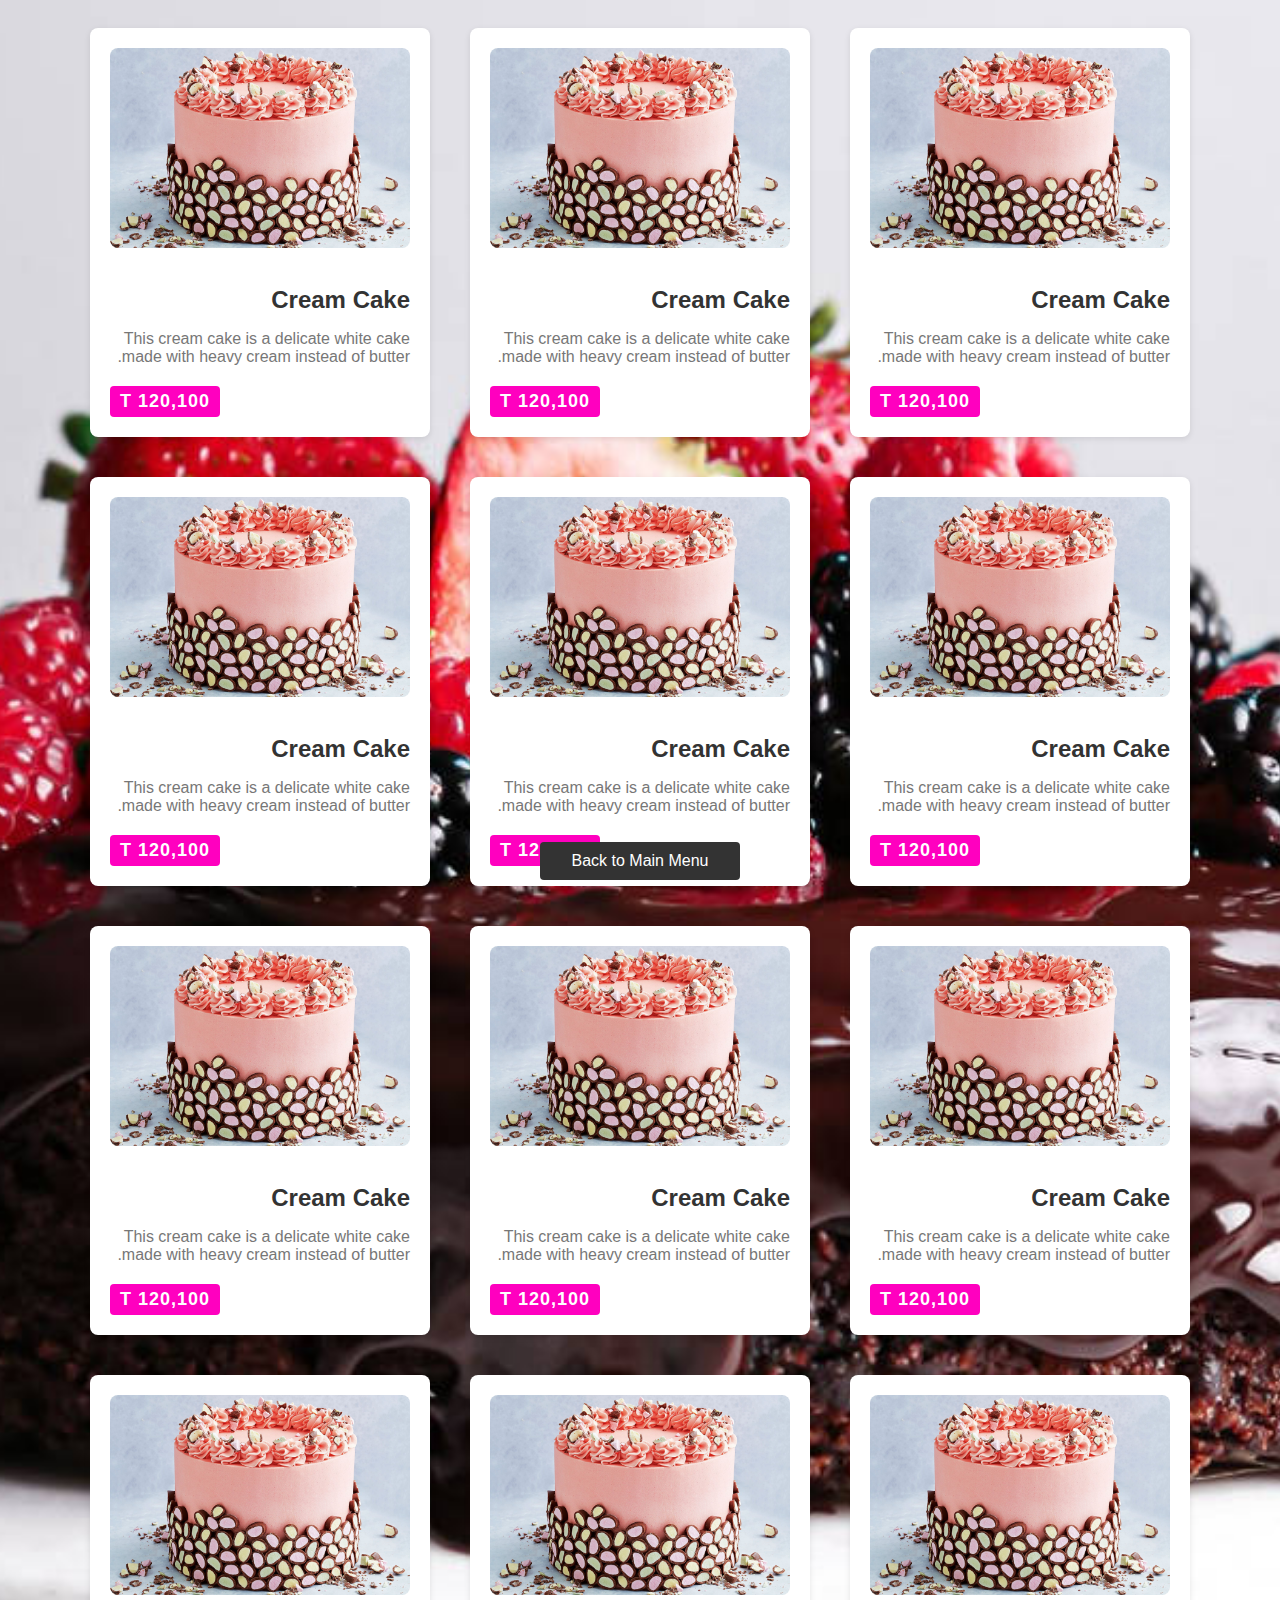
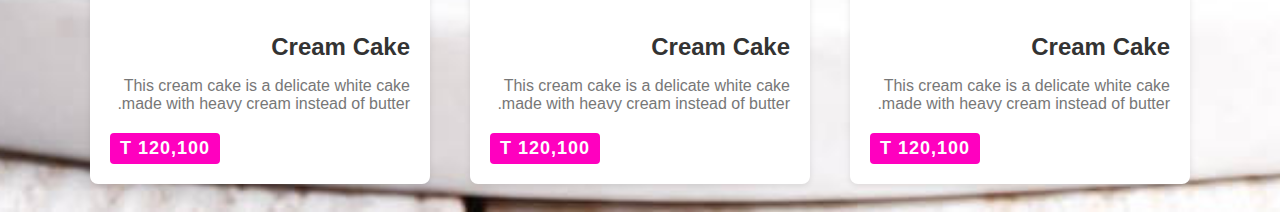
<file: CoffeeShop/CoffeeShop/Menus/Cake/index.html>
<!DOCTYPE html>
<html lang="en">
  <head>
    <meta charset="UTF-8" />
    <meta name="viewport" content="width=device-width, initial-scale=1.0" />
    <title>Menu Card</title>
    <link rel="stylesheet" href="styles.css" />
  </head>

  <body>
    <div class="menu-card">
      <div class="menu-item">
        <img src="Image.jpg" alt="Item 1" />
        <h3>Cream Cake</h3>
        <p>
          This cream cake is a delicate white cake made with heavy cream instead
          of butter.
        </p>
        <span>120,100 T</span>
      </div>
      <div class="menu-item">
        <img src="Image.jpg" alt="Item 1" />
        <h3>Cream Cake</h3>
        <p>
          This cream cake is a delicate white cake made with heavy cream instead
          of butter.
        </p>
        <span>120,100 T</span>
      </div>
      <div class="menu-item">
        <img src="Image.jpg" alt="Item 1" />
        <h3>Cream Cake</h3>
        <p>
          This cream cake is a delicate white cake made with heavy cream instead
          of butter.
        </p>
        <span>120,100 T</span>
      </div>
      <div class="menu-item">
        <img src="Image.jpg" alt="Item 1" />
        <h3>Cream Cake</h3>
        <p>
          This cream cake is a delicate white cake made with heavy cream instead
          of butter.
        </p>
        <span>120,100 T</span>
      </div>
      <div class="menu-item">
        <img src="Image.jpg" alt="Item 1" />
        <h3>Cream Cake</h3>
        <p>
          This cream cake is a delicate white cake made with heavy cream instead
          of butter.
        </p>
        <span>120,100 T</span>
      </div>
      <div class="menu-item">
        <img src="Image.jpg" alt="Item 1" />
        <h3>Cream Cake</h3>
        <p>
          This cream cake is a delicate white cake made with heavy cream instead
          of butter.
        </p>
        <span>120,100 T</span>
      </div>
      <div class="menu-item">
        <img src="Image.jpg" alt="Item 1" />
        <h3>Cream Cake</h3>
        <p>
          This cream cake is a delicate white cake made with heavy cream instead
          of butter.
        </p>
        <span>120,100 T</span>
      </div>
      <div class="menu-item">
        <img src="Image.jpg" alt="Item 1" />
        <h3>Cream Cake</h3>
        <p>
          This cream cake is a delicate white cake made with heavy cream instead
          of butter.
        </p>
        <span>120,100 T</span>
      </div>
      <div class="menu-item">
        <img src="Image.jpg" alt="Item 1" />
        <h3>Cream Cake</h3>
        <p>
          This cream cake is a delicate white cake made with heavy cream instead
          of butter.
        </p>
        <span>120,100 T</span>
      </div>
      <div class="menu-item">
        <img src="Image.jpg" alt="Item 1" />
        <h3>Cream Cake</h3>
        <p>
          This cream cake is a delicate white cake made with heavy cream instead
          of butter.
        </p>
        <span>120,100 T</span>
      </div>
      <div class="menu-item">
        <img src="Image.jpg" alt="Item 1" />
        <h3>Cream Cake</h3>
        <p>
          This cream cake is a delicate white cake made with heavy cream instead
          of butter.
        </p>
        <span>120,100 T</span>
      </div>
      <div class="menu-item">
        <img src="Image.jpg" alt="Item 1" />
        <h3>Cream Cake</h3>
        <p>
          This cream cake is a delicate white cake made with heavy cream instead
          of butter.
        </p>
        <span>120,100 T</span>
      </div>
    </div>
    <a class="back-to-home" href="../../index.html">Back to Main Menu</a>
  </body>
</html>
</file>
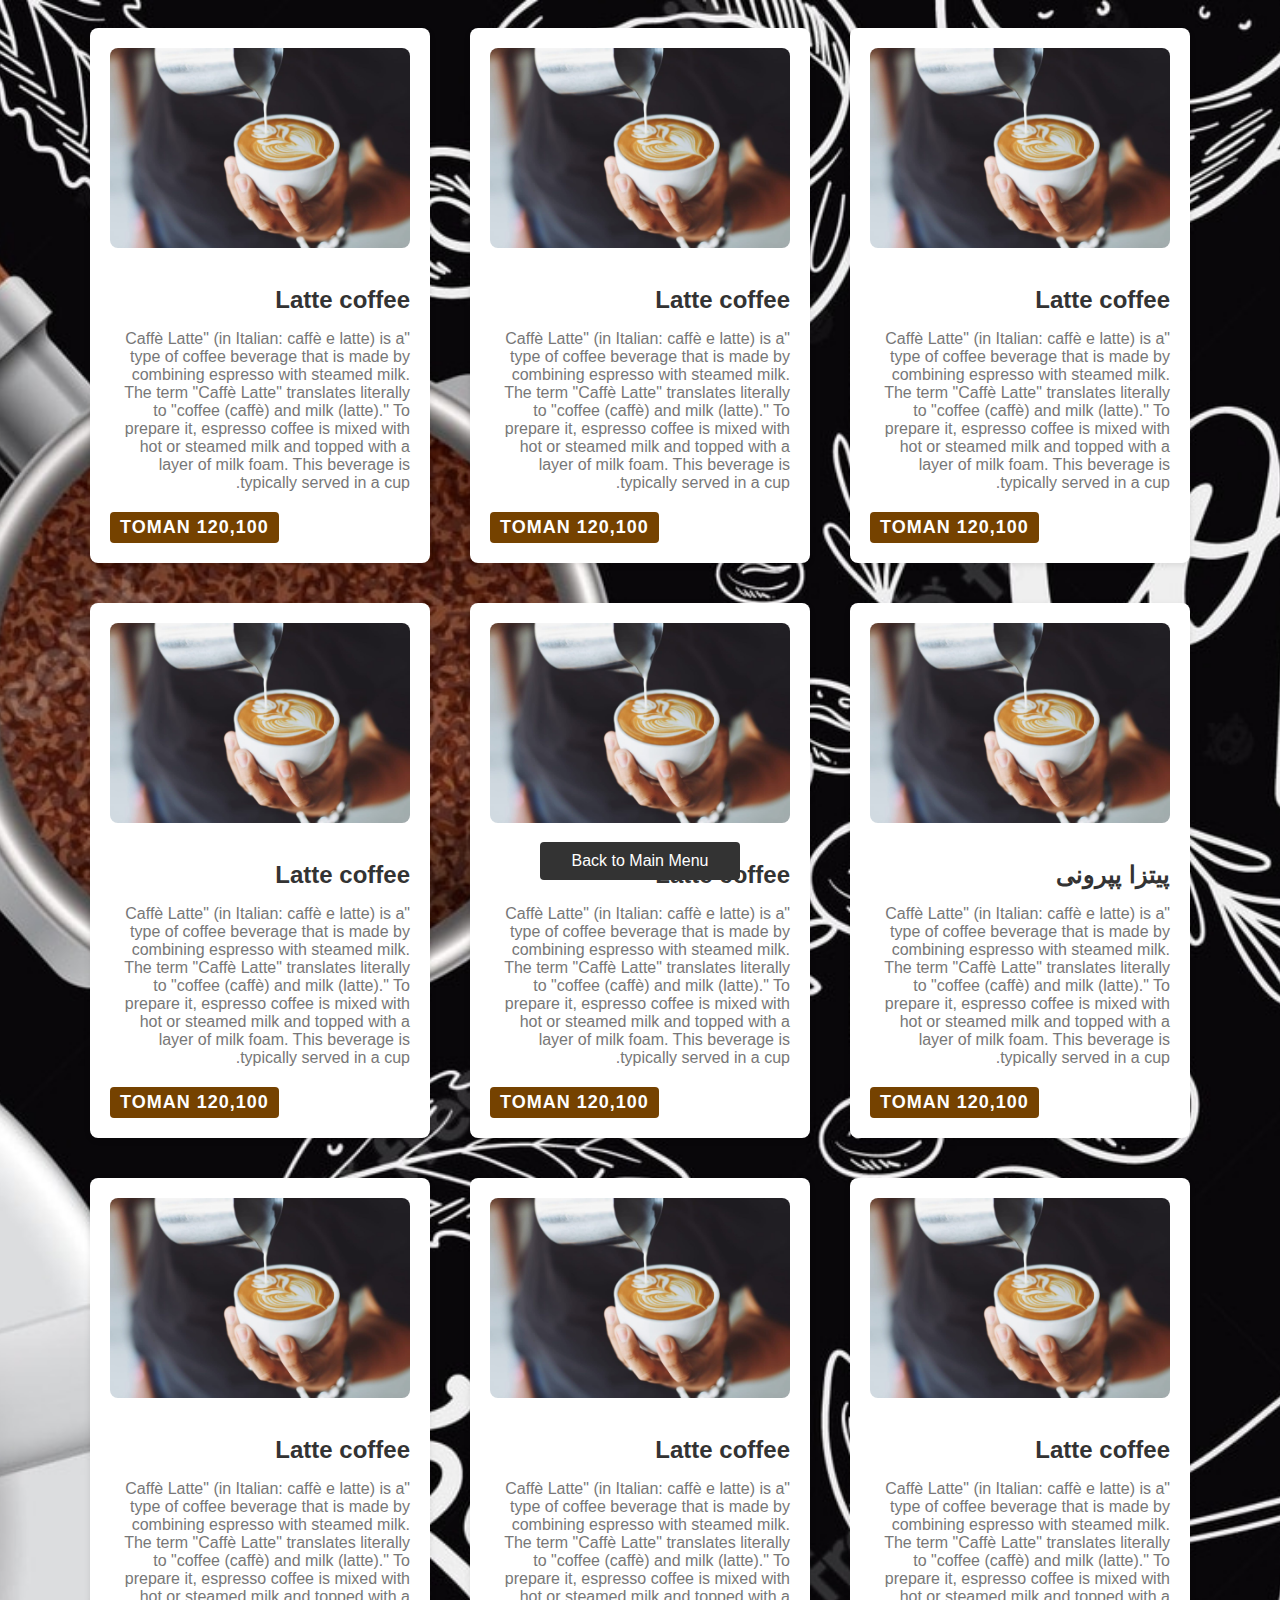
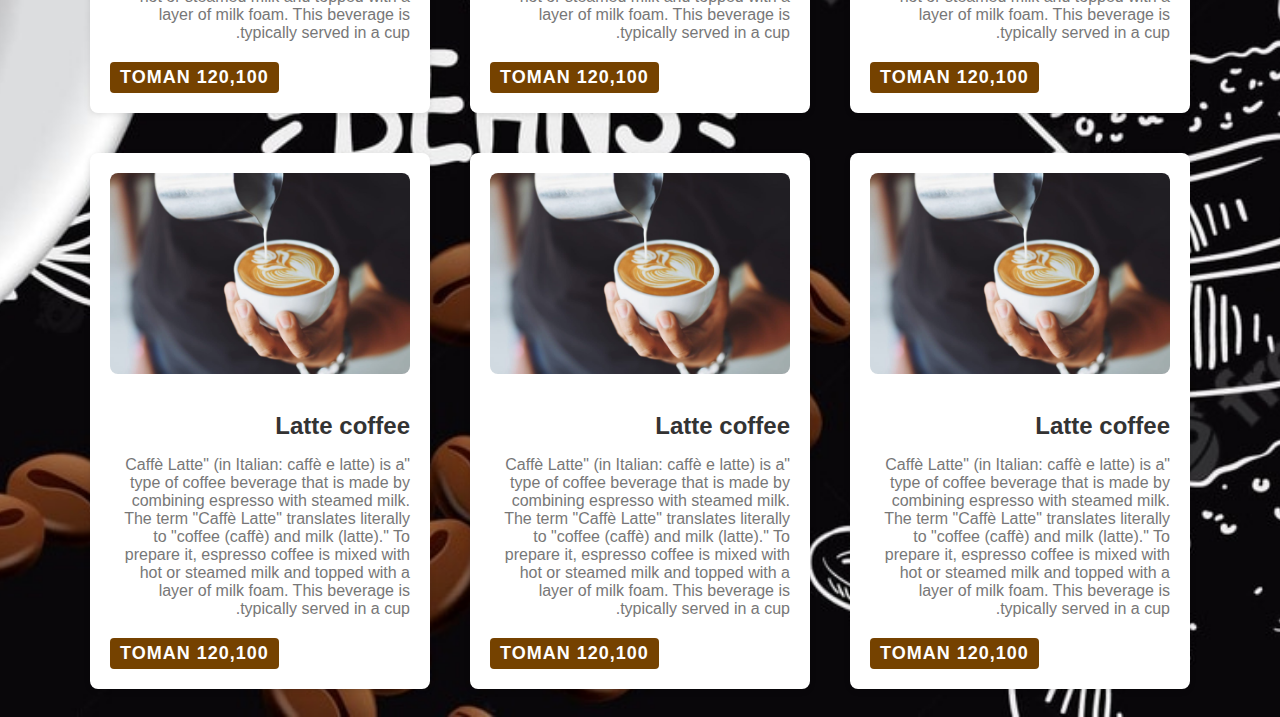
<file: CoffeeShop/CoffeeShop/Menus/Coffee/index.html>
<!DOCTYPE html>
<html lang="en">
  <head>
    <meta charset="UTF-8" />
    <meta name="viewport" content="width=device-width, initial-scale=1.0" />
    <title>Menu Card</title>
    <link rel="stylesheet" href="styles.css" />
  </head>

  <body>
    <div class="menu-card">
      <div class="menu-item">
        <img src="Image.jpg" alt="Item 1" />
        <h3>Latte coffee</h3>
        <p>
          "Caffè Latte" (in Italian: caffè e latte) is a type of coffee beverage
          that is made by combining espresso with steamed milk. The term "Caffè
          Latte" translates literally to "coffee (caffè) and milk (latte)." To
          prepare it, espresso coffee is mixed with hot or steamed milk and
          topped with a layer of milk foam. This beverage is typically served in
          a cup.
        </p>
        <span>120,100 Toman</span>
      </div>
      <div class="menu-item">
        <img src="Image.jpg" alt="Item 1" />
        <h3>Latte coffee</h3>
        <p>
          "Caffè Latte" (in Italian: caffè e latte) is a type of coffee beverage
          that is made by combining espresso with steamed milk. The term "Caffè
          Latte" translates literally to "coffee (caffè) and milk (latte)." To
          prepare it, espresso coffee is mixed with hot or steamed milk and
          topped with a layer of milk foam. This beverage is typically served in
          a cup.
        </p>
        <span>120,100 Toman</span>
      </div>
      <div class="menu-item">
        <img src="Image.jpg" alt="Item 1" />
        <h3>Latte coffee</h3>
        <p>
          "Caffè Latte" (in Italian: caffè e latte) is a type of coffee beverage
          that is made by combining espresso with steamed milk. The term "Caffè
          Latte" translates literally to "coffee (caffè) and milk (latte)." To
          prepare it, espresso coffee is mixed with hot or steamed milk and
          topped with a layer of milk foam. This beverage is typically served in
          a cup.
        </p>
        <span>120,100 Toman</span>
      </div>
      <div class="menu-item">
        <img src="Image.jpg" alt="Item 1" />
        <h3>Latte coffee</h3>
        <p>
          "Caffè Latte" (in Italian: caffè e latte) is a type of coffee beverage
          that is made by combining espresso with steamed milk. The term "Caffè
          Latte" translates literally to "coffee (caffè) and milk (latte)." To
          prepare it, espresso coffee is mixed with hot or steamed milk and
          topped with a layer of milk foam. This beverage is typically served in
          a cup.
        </p>
        <span>120,100 Toman</span>
      </div>
      <div class="menu-item">
        <img src="Image.jpg" alt="Item 1" />
        <h3>Latte coffee</h3>
        <p>
          "Caffè Latte" (in Italian: caffè e latte) is a type of coffee beverage
          that is made by combining espresso with steamed milk. The term "Caffè
          Latte" translates literally to "coffee (caffè) and milk (latte)." To
          prepare it, espresso coffee is mixed with hot or steamed milk and
          topped with a layer of milk foam. This beverage is typically served in
          a cup.
        </p>
        <span>120,100 Toman</span>
      </div>
      <div class="menu-item">
        <img src="Image.jpg" alt="Item 1" />
        <h3>پیتزا پپرونی</h3>
        <p>
          "Caffè Latte" (in Italian: caffè e latte) is a type of coffee beverage
          that is made by combining espresso with steamed milk. The term "Caffè
          Latte" translates literally to "coffee (caffè) and milk (latte)." To
          prepare it, espresso coffee is mixed with hot or steamed milk and
          topped with a layer of milk foam. This beverage is typically served in
          a cup.
        </p>
        <span>120,100 Toman</span>
      </div>
      <div class="menu-item">
        <img src="Image.jpg" alt="Item 1" />
        <h3>Latte coffee</h3>
        <p>
          "Caffè Latte" (in Italian: caffè e latte) is a type of coffee beverage
          that is made by combining espresso with steamed milk. The term "Caffè
          Latte" translates literally to "coffee (caffè) and milk (latte)." To
          prepare it, espresso coffee is mixed with hot or steamed milk and
          topped with a layer of milk foam. This beverage is typically served in
          a cup.
        </p>
        <span>120,100 Toman</span>
      </div>
      <div class="menu-item">
        <img src="Image.jpg" alt="Item 1" />
        <h3>Latte coffee</h3>
        <p>
          "Caffè Latte" (in Italian: caffè e latte) is a type of coffee beverage
          that is made by combining espresso with steamed milk. The term "Caffè
          Latte" translates literally to "coffee (caffè) and milk (latte)." To
          prepare it, espresso coffee is mixed with hot or steamed milk and
          topped with a layer of milk foam. This beverage is typically served in
          a cup.
        </p>
        <span>120,100 Toman</span>
      </div>
      <div class="menu-item">
        <img src="Image.jpg" alt="Item 1" />
        <h3>Latte coffee</h3>
        <p>
          "Caffè Latte" (in Italian: caffè e latte) is a type of coffee beverage
          that is made by combining espresso with steamed milk. The term "Caffè
          Latte" translates literally to "coffee (caffè) and milk (latte)." To
          prepare it, espresso coffee is mixed with hot or steamed milk and
          topped with a layer of milk foam. This beverage is typically served in
          a cup.
        </p>
        <span>120,100 Toman</span>
      </div>
      <div class="menu-item">
        <img src="Image.jpg" alt="Item 1" />
        <h3>Latte coffee</h3>
        <p>
          "Caffè Latte" (in Italian: caffè e latte) is a type of coffee beverage
          that is made by combining espresso with steamed milk. The term "Caffè
          Latte" translates literally to "coffee (caffè) and milk (latte)." To
          prepare it, espresso coffee is mixed with hot or steamed milk and
          topped with a layer of milk foam. This beverage is typically served in
          a cup.
        </p>
        <span>120,100 Toman</span>
      </div>
      <div class="menu-item">
        <img src="Image.jpg" alt="Item 1" />
        <h3>Latte coffee</h3>
        <p>
          "Caffè Latte" (in Italian: caffè e latte) is a type of coffee beverage
          that is made by combining espresso with steamed milk. The term "Caffè
          Latte" translates literally to "coffee (caffè) and milk (latte)." To
          prepare it, espresso coffee is mixed with hot or steamed milk and
          topped with a layer of milk foam. This beverage is typically served in
          a cup.
        </p>
        <span>120,100 Toman</span>
      </div>
      <div class="menu-item">
        <img src="Image.jpg" alt="Item 1" />
        <h3>Latte coffee</h3>
        <p>
          "Caffè Latte" (in Italian: caffè e latte) is a type of coffee beverage
          that is made by combining espresso with steamed milk. The term "Caffè
          Latte" translates literally to "coffee (caffè) and milk (latte)." To
          prepare it, espresso coffee is mixed with hot or steamed milk and
          topped with a layer of milk foam. This beverage is typically served in
          a cup.
        </p>
        <span>120,100 Toman</span>
      </div>
    </div>
    <a class="back-to-home" href="../../index.html"> Back to Main Menu </a>
  </body>
</html>
</file>
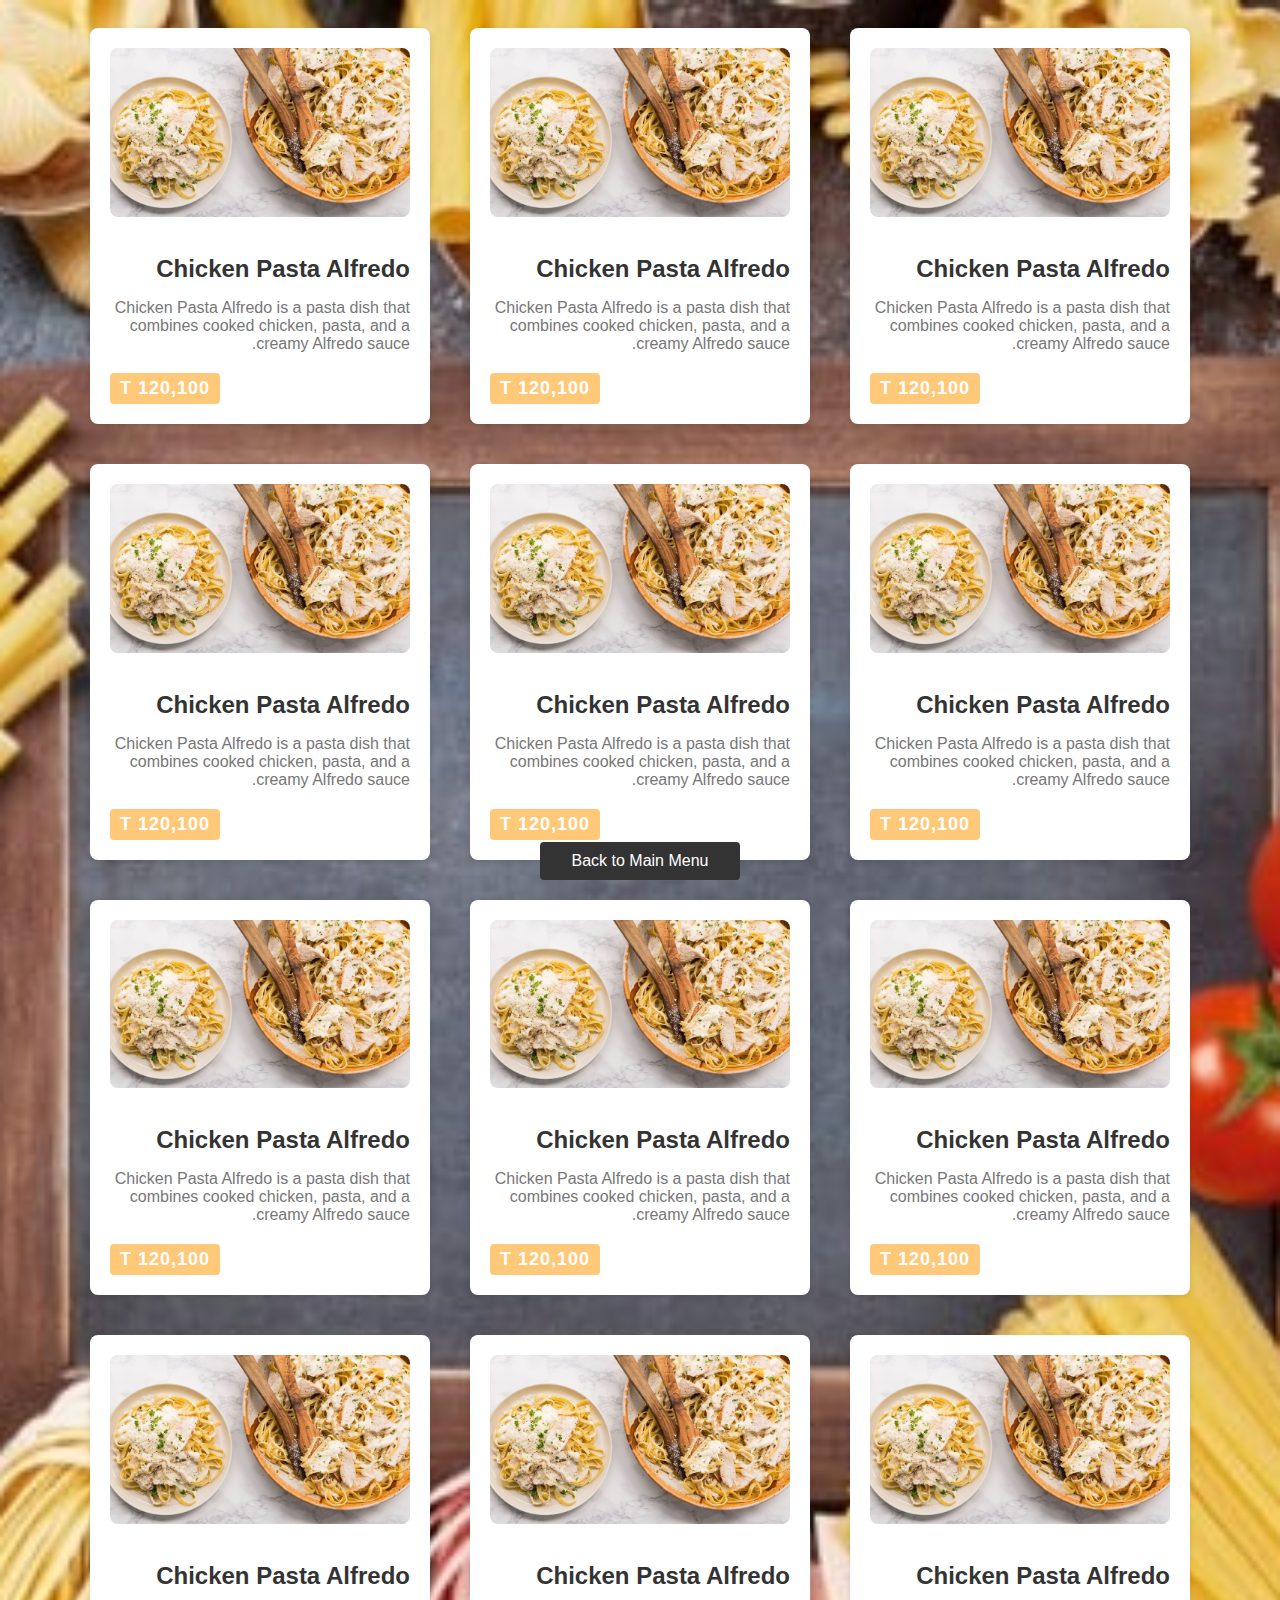
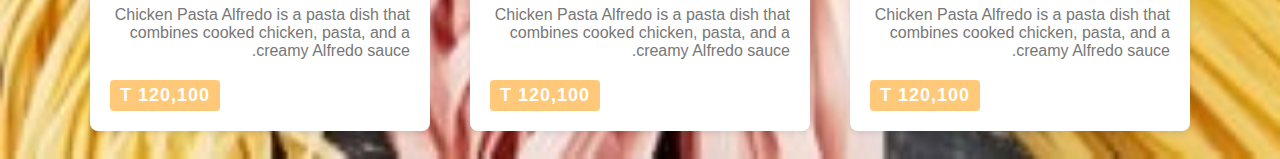
<file: CoffeeShop/CoffeeShop/Menus/Pasta/index.html>
<!DOCTYPE html>
<html lang="en">
  <head>
    <meta charset="UTF-8" />
    <meta name="viewport" content="width=device-width, initial-scale=1.0" />
    <title>Menu Card</title>
    <link rel="stylesheet" href="styles.css" />
  </head>

  <body>
    <div class="menu-card">
      <div class="menu-item">
        <img src="Image.jpg" alt="Item 1" />
        <h3>Chicken Pasta Alfredo</h3>
        <p>
          Chicken Pasta Alfredo is a pasta dish that combines cooked chicken,
          pasta, and a creamy Alfredo sauce.
        </p>
        <span>120,100 T</span>
      </div>
      <div class="menu-item">
        <img src="Image.jpg" alt="Item 1" />
        <h3>Chicken Pasta Alfredo</h3>
        <p>
          Chicken Pasta Alfredo is a pasta dish that combines cooked chicken,
          pasta, and a creamy Alfredo sauce.
        </p>
        <span>120,100 T</span>
      </div>
      <div class="menu-item">
        <img src="Image.jpg" alt="Item 1" />
        <h3>Chicken Pasta Alfredo</h3>
        <p>
          Chicken Pasta Alfredo is a pasta dish that combines cooked chicken,
          pasta, and a creamy Alfredo sauce.
        </p>
        <span>120,100 T</span>
      </div>
      <div class="menu-item">
        <img src="Image.jpg" alt="Item 1" />
        <h3>Chicken Pasta Alfredo</h3>
        <p>
          Chicken Pasta Alfredo is a pasta dish that combines cooked chicken,
          pasta, and a creamy Alfredo sauce.
        </p>
        <span>120,100 T</span>
      </div>
      <div class="menu-item">
        <img src="Image.jpg" alt="Item 1" />
        <h3>Chicken Pasta Alfredo</h3>
        <p>
          Chicken Pasta Alfredo is a pasta dish that combines cooked chicken,
          pasta, and a creamy Alfredo sauce.
        </p>
        <span>120,100 T</span>
      </div>
      <div class="menu-item">
        <img src="Image.jpg" alt="Item 1" />
        <h3>Chicken Pasta Alfredo</h3>
        <p>
          Chicken Pasta Alfredo is a pasta dish that combines cooked chicken,
          pasta, and a creamy Alfredo sauce.
        </p>
        <span>120,100 T</span>
      </div>
      <div class="menu-item">
        <img src="Image.jpg" alt="Item 1" />
        <h3>Chicken Pasta Alfredo</h3>
        <p>
          Chicken Pasta Alfredo is a pasta dish that combines cooked chicken,
          pasta, and a creamy Alfredo sauce.
        </p>
        <span>120,100 T</span>
      </div>
      <div class="menu-item">
        <img src="Image.jpg" alt="Item 1" />
        <h3>Chicken Pasta Alfredo</h3>
        <p>
          Chicken Pasta Alfredo is a pasta dish that combines cooked chicken,
          pasta, and a creamy Alfredo sauce.
        </p>
        <span>120,100 T</span>
      </div>
      <div class="menu-item">
        <img src="Image.jpg" alt="Item 1" />
        <h3>Chicken Pasta Alfredo</h3>
        <p>
          Chicken Pasta Alfredo is a pasta dish that combines cooked chicken,
          pasta, and a creamy Alfredo sauce.
        </p>
        <span>120,100 T</span>
      </div>
      <div class="menu-item">
        <img src="Image.jpg" alt="Item 1" />
        <h3>Chicken Pasta Alfredo</h3>
        <p>
          Chicken Pasta Alfredo is a pasta dish that combines cooked chicken,
          pasta, and a creamy Alfredo sauce.
        </p>
        <span>120,100 T</span>
      </div>
      <div class="menu-item">
        <img src="Image.jpg" alt="Item 1" />
        <h3>Chicken Pasta Alfredo</h3>
        <p>
          Chicken Pasta Alfredo is a pasta dish that combines cooked chicken,
          pasta, and a creamy Alfredo sauce.
        </p>
        <span>120,100 T</span>
      </div>
      <div class="menu-item">
        <img src="Image.jpg" alt="Item 1" />
        <h3>Chicken Pasta Alfredo</h3>
        <p>
          Chicken Pasta Alfredo is a pasta dish that combines cooked chicken,
          pasta, and a creamy Alfredo sauce.
        </p>
        <span>120,100 T</span>
      </div>
    </div>
    <a class="back-to-home" href="../../index.html">Back to Main Menu</a>
  </body>
</html>
</file>
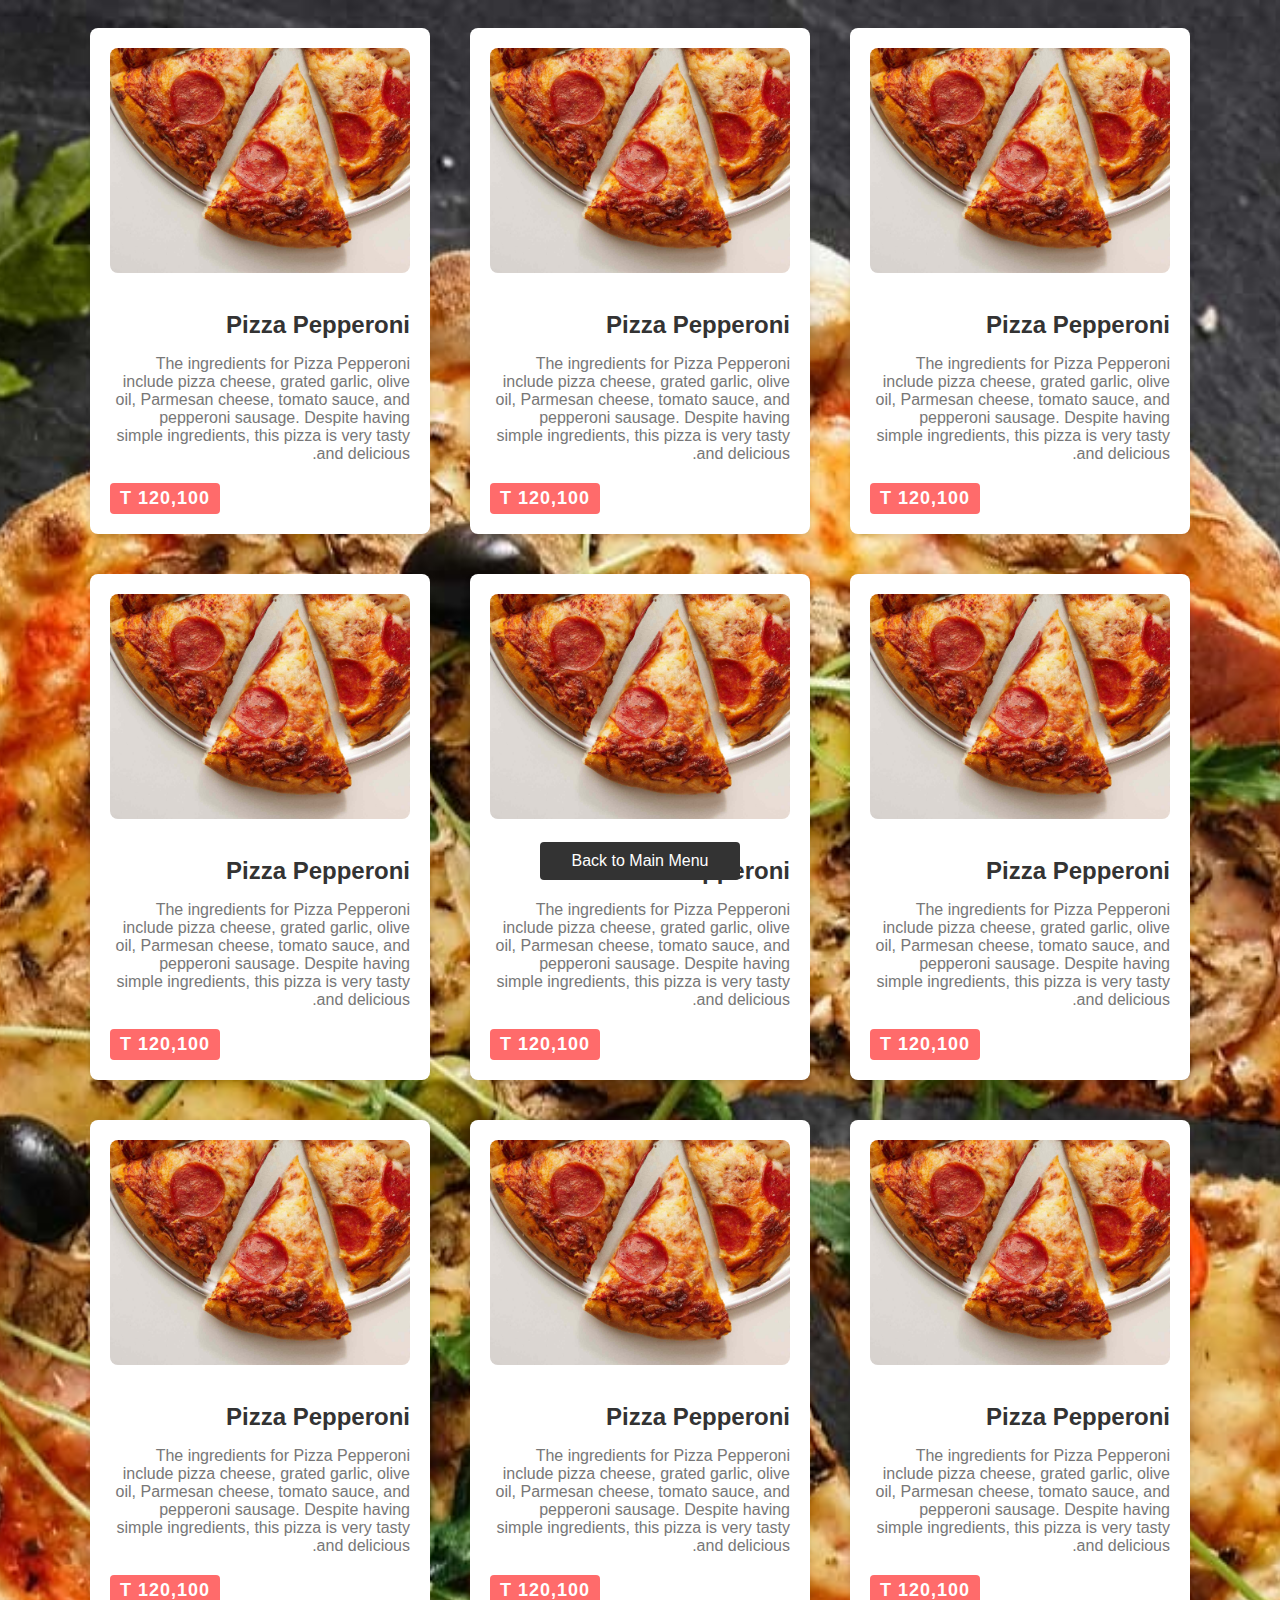
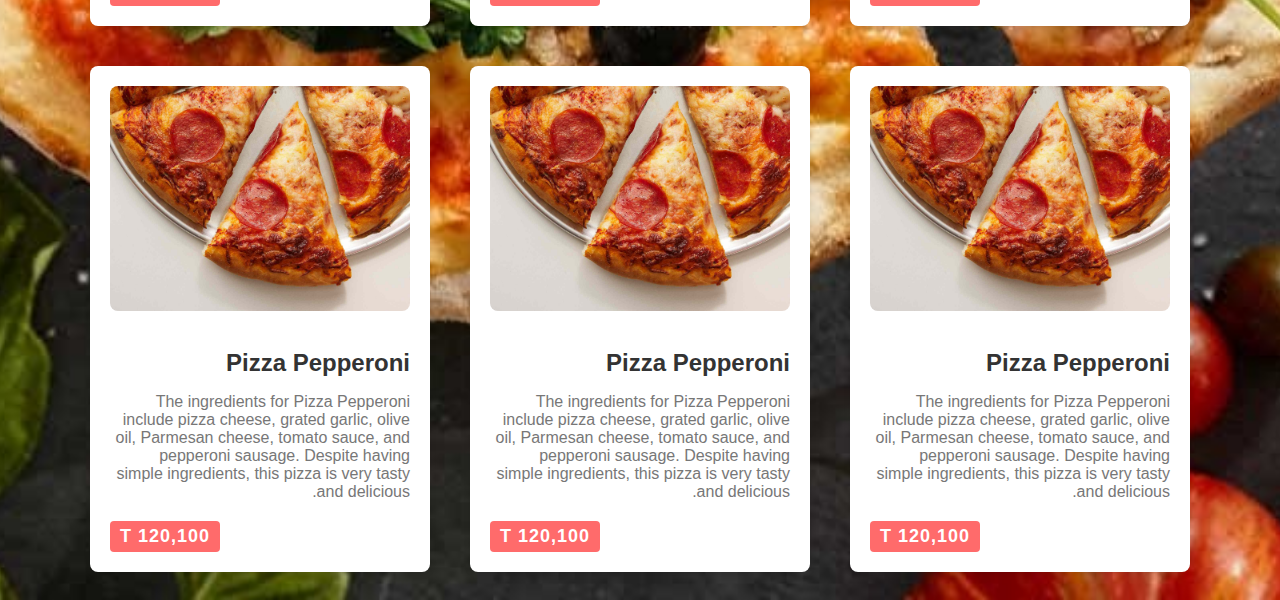
<file: CoffeeShop/CoffeeShop/Menus/Pizza/index.html>
<!DOCTYPE html>
<html lang="en">
  <head>
    <meta charset="UTF-8" />
    <meta name="viewport" content="width=device-width, initial-scale=1.0" />
    <title>Menu Card</title>
    <link rel="stylesheet" href="styles.css" />
  </head>

  <body>
    <div class="menu-card">
      <div class="menu-item">
        <img src="Image.jpg" alt="Item 1" />
        <h3>Pizza Pepperoni</h3>
        <p>
          The ingredients for Pizza Pepperoni include pizza cheese, grated
          garlic, olive oil, Parmesan cheese, tomato sauce, and pepperoni
          sausage. Despite having simple ingredients, this pizza is very tasty
          and delicious.
        </p>
        <span>120,100 T</span>
      </div>
      <div class="menu-item">
        <img src="Image.jpg" alt="Item 1" />
        <h3>Pizza Pepperoni</h3>
        <p>
          The ingredients for Pizza Pepperoni include pizza cheese, grated
          garlic, olive oil, Parmesan cheese, tomato sauce, and pepperoni
          sausage. Despite having simple ingredients, this pizza is very tasty
          and delicious.
        </p>
        <span>120,100 T</span>
      </div>
      <div class="menu-item">
        <img src="Image.jpg" alt="Item 1" />
        <h3>Pizza Pepperoni</h3>
        <p>
          The ingredients for Pizza Pepperoni include pizza cheese, grated
          garlic, olive oil, Parmesan cheese, tomato sauce, and pepperoni
          sausage. Despite having simple ingredients, this pizza is very tasty
          and delicious.
        </p>
        <span>120,100 T</span>
      </div>
      <div class="menu-item">
        <img src="Image.jpg" alt="Item 1" />
        <h3>Pizza Pepperoni</h3>
        <p>
          The ingredients for Pizza Pepperoni include pizza cheese, grated
          garlic, olive oil, Parmesan cheese, tomato sauce, and pepperoni
          sausage. Despite having simple ingredients, this pizza is very tasty
          and delicious.
        </p>
        <span>120,100 T</span>
      </div>
      <div class="menu-item">
        <img src="Image.jpg" alt="Item 1" />
        <h3>Pizza Pepperoni</h3>
        <p>
          The ingredients for Pizza Pepperoni include pizza cheese, grated
          garlic, olive oil, Parmesan cheese, tomato sauce, and pepperoni
          sausage. Despite having simple ingredients, this pizza is very tasty
          and delicious.
        </p>
        <span>120,100 T</span>
      </div>
      <div class="menu-item">
        <img src="Image.jpg" alt="Item 1" />
        <h3>Pizza Pepperoni</h3>
        <p>
          The ingredients for Pizza Pepperoni include pizza cheese, grated
          garlic, olive oil, Parmesan cheese, tomato sauce, and pepperoni
          sausage. Despite having simple ingredients, this pizza is very tasty
          and delicious.
        </p>
        <span>120,100 T</span>
      </div>
      <div class="menu-item">
        <img src="Image.jpg" alt="Item 1" />
        <h3>Pizza Pepperoni</h3>
        <p>
          The ingredients for Pizza Pepperoni include pizza cheese, grated
          garlic, olive oil, Parmesan cheese, tomato sauce, and pepperoni
          sausage. Despite having simple ingredients, this pizza is very tasty
          and delicious.
        </p>
        <span>120,100 T</span>
      </div>
      <div class="menu-item">
        <img src="Image.jpg" alt="Item 1" />
        <h3>Pizza Pepperoni</h3>
        <p>
          The ingredients for Pizza Pepperoni include pizza cheese, grated
          garlic, olive oil, Parmesan cheese, tomato sauce, and pepperoni
          sausage. Despite having simple ingredients, this pizza is very tasty
          and delicious.
        </p>
        <span>120,100 T</span>
      </div>
      <div class="menu-item">
        <img src="Image.jpg" alt="Item 1" />
        <h3>Pizza Pepperoni</h3>
        <p>
          The ingredients for Pizza Pepperoni include pizza cheese, grated
          garlic, olive oil, Parmesan cheese, tomato sauce, and pepperoni
          sausage. Despite having simple ingredients, this pizza is very tasty
          and delicious.
        </p>
        <span>120,100 T</span>
      </div>
      <div class="menu-item">
        <img src="Image.jpg" alt="Item 1" />
        <h3>Pizza Pepperoni</h3>
        <p>
          The ingredients for Pizza Pepperoni include pizza cheese, grated
          garlic, olive oil, Parmesan cheese, tomato sauce, and pepperoni
          sausage. Despite having simple ingredients, this pizza is very tasty
          and delicious.
        </p>
        <span>120,100 T</span>
      </div>
      <div class="menu-item">
        <img src="Image.jpg" alt="Item 1" />
        <h3>Pizza Pepperoni</h3>
        <p>
          The ingredients for Pizza Pepperoni include pizza cheese, grated
          garlic, olive oil, Parmesan cheese, tomato sauce, and pepperoni
          sausage. Despite having simple ingredients, this pizza is very tasty
          and delicious.
        </p>
        <span>120,100 T</span>
      </div>
      <div class="menu-item">
        <img src="Image.jpg" alt="Item 1" />
        <h3>Pizza Pepperoni</h3>
        <p>
          The ingredients for Pizza Pepperoni include pizza cheese, grated
          garlic, olive oil, Parmesan cheese, tomato sauce, and pepperoni
          sausage. Despite having simple ingredients, this pizza is very tasty
          and delicious.
        </p>
        <span>120,100 T</span>
      </div>
    </div>
    <a class="back-to-home" href="../../index.html">Back to Main Menu</a>
  </body>
</html>
</file>
<file: CoffeeShop/CoffeeShop/Menus/Cake/styles.css>
body {
  font-family: Arial, sans-serif;
  background-color: #f2f2f2;
  background-image: url('Background.jpg');
  background-size: cover;
  background-position: center;
  background-repeat: no-repeat;
}

.menu-card {
  display: flex;
  flex-wrap: wrap;
  justify-content: center;
}

.menu-item {
  width: 300px;
  background-color: #fff;
  border-radius: 8px;
  padding: 20px;
  margin: 20px;
  box-shadow: 0 2px 6px rgba(0, 0, 0, 0.1);
  transition: transform 0.3s ease;
}

.menu-item:hover {
  transform: translateY(-5px);
}

.menu-item img {
  width: 100%;
  height: auto;
  border-radius: 8px;
  margin-bottom: 10px;
  object-fit: cover;
}

.menu-item h3 {
  font-size: 24px;
  margin-bottom: 10px;
  color: #333;
  direction: rtl; /* Right-to-left */
}

.menu-item p {
  color: #777;
  margin-bottom: 10px;
  direction: rtl; /* Right-to-left */
}

.menu-item span {
  display: inline-block;
  background-color: #ff00bf;
  color: #fff;
  padding: 5px 10px;
  border-radius: 4px;
  font-weight: bold;
  font-size: 18px;
  text-transform: uppercase;
  letter-spacing: 1px;
  margin-top: 10px;
  direction: rtl; /* Right-to-left */
}

.back-to-home {
  display: block;
  width: 200px;
  background-color: #333;
  color: #fff;
  text-align: center;
  padding: 10px 0;
  text-decoration: none;
  border-radius: 4px;
  margin: 0 auto;
  position: fixed;
  bottom: 20px;
  left: 50%;
  transform: translateX(-50%);
  transition: 0.3s;

}

.back-to-home:hover {
  background-color: #666;
  transition: 0.3s;
}
</file>
<file: CoffeeShop/CoffeeShop/Menus/Coffee/styles.css>
body {
  font-family: Arial, sans-serif;
  background-color: #f2f2f2;
  background-image: url('Background.jpg');
  background-size: cover;
  background-position: center;
  background-repeat: no-repeat;
}

.menu-card {
  display: flex;
  flex-wrap: wrap;
  justify-content: center;
}

.menu-item {
  width: 300px;
  background-color: #fff;
  border-radius: 8px;
  padding: 20px;
  margin: 20px;
  box-shadow: 0 2px 6px rgba(0, 0, 0, 0.1);
  transition: transform 0.3s ease;
}

.menu-item:hover {
  transform: translateY(-5px);
}

.menu-item img {
  width: 100%;
  height: auto;
  border-radius: 8px;
  margin-bottom: 10px;
  object-fit: cover;
}

.menu-item h3 {
  font-size: 24px;
  margin-bottom: 10px;
  color: #333;
  direction: rtl; /* Right-to-left */
}

.menu-item p {
  color: #777;
  margin-bottom: 10px;
  direction: rtl; /* Right-to-left */
}

.menu-item span {
  display: inline-block;
  background-color: #754200;
  color: #fff;
  padding: 5px 10px;
  border-radius: 4px;
  font-weight: bold;
  font-size: 18px;
  text-transform: uppercase;
  letter-spacing: 1px;
  margin-top: 10px;
  direction: rtl; /* Right-to-left */
}

.back-to-home {
  display: block;
  width: 200px;
  background-color: #333;
  color: #fff;
  text-align: center;
  padding: 10px 0;
  text-decoration: none;
  border-radius: 4px;
  margin: 0 auto;
  position: fixed;
  bottom: 20px;
  left: 50%;
  transform: translateX(-50%);
  transition: 0.3s;

}

.back-to-home:hover {
  background-color: #666;
  transition: 0.3s;
}
</file>
<file: CoffeeShop/CoffeeShop/Menus/Pasta/styles.css>
body {
  font-family: Arial, sans-serif;
  background-color: #f2f2f2;
  background-image: url('Background.jpg');
  background-size: cover;
  background-position: center;
  background-repeat: no-repeat;
}

.menu-card {
  display: flex;
  flex-wrap: wrap;
  justify-content: center;
}

.menu-item {
  width: 300px;
  background-color: #fff;
  border-radius: 8px;
  padding: 20px;
  margin: 20px;
  box-shadow: 0 2px 6px rgba(0, 0, 0, 0.1);
  transition: transform 0.3s ease;
}

.menu-item:hover {
  transform: translateY(-5px);
}

.menu-item img {
  width: 100%;
  height: auto;
  border-radius: 8px;
  margin-bottom: 10px;
  object-fit: cover;
}

.menu-item h3 {
  font-size: 24px;
  margin-bottom: 10px;
  color: #333;
  direction: rtl; /* Right-to-left */
}

.menu-item p {
  color: #777;
  margin-bottom: 10px;
  direction: rtl; /* Right-to-left */
}

.menu-item span {
  display: inline-block;
  background-color: #ffc979;
  color: #fff;
  padding: 5px 10px;
  border-radius: 4px;
  font-weight: bold;
  font-size: 18px;
  text-transform: uppercase;
  letter-spacing: 1px;
  margin-top: 10px;
  direction: rtl; /* Right-to-left */
}

.back-to-home {
  display: block;
  width: 200px;
  background-color: #333;
  color: #fff;
  text-align: center;
  padding: 10px 0;
  text-decoration: none;
  border-radius: 4px;
  margin: 0 auto;
  position: fixed;
  bottom: 20px;
  left: 50%;
  transform: translateX(-50%);
  transition: 0.3s;

}

.back-to-home:hover {
  background-color: #666;
  transition: 0.3s;
}
</file>
<file: CoffeeShop/CoffeeShop/Menus/Pizza/styles.css>
body {
  font-family: Arial, sans-serif;
  background-color: #f2f2f2;
  background-image: url('Background.jpg');
  background-size: cover;
  background-position: center;
  background-repeat: no-repeat;
}

.menu-card {
  display: flex;
  flex-wrap: wrap;
  justify-content: center;
}

.menu-item {
  width: 300px;
  background-color: #fff;
  border-radius: 8px;
  padding: 20px;
  margin: 20px;
  box-shadow: 0 2px 6px rgba(0, 0, 0, 0.1);
  transition: transform 0.3s ease;
}

.menu-item:hover {
  transform: translateY(-5px);
}

.menu-item img {
  width: 100%;
  height: auto;
  border-radius: 8px;
  margin-bottom: 10px;
  object-fit: cover;
}

.menu-item h3 {
  font-size: 24px;
  margin-bottom: 10px;
  color: #333;
  direction: rtl; /* Right-to-left */
}

.menu-item p {
  color: #777;
  margin-bottom: 10px;
  direction: rtl; /* Right-to-left */
}

.menu-item span {
  display: inline-block;
  background-color: #ff6b6b;
  color: #fff;
  padding: 5px 10px;
  border-radius: 4px;
  font-weight: bold;
  font-size: 18px;
  text-transform: uppercase;
  letter-spacing: 1px;
  margin-top: 10px;
  direction: rtl; /* Right-to-left */
}

.back-to-home {
  display: block;
  width: 200px;
  background-color: #333;
  color: #fff;
  text-align: center;
  padding: 10px 0;
  text-decoration: none;
  border-radius: 4px;
  margin: 0 auto;
  position: fixed;
  bottom: 20px;
  left: 50%;
  transform: translateX(-50%);
  transition: 0.3s;

}

.back-to-home:hover {
  background-color: #666;
  transition: 0.3s;
}
</file>
